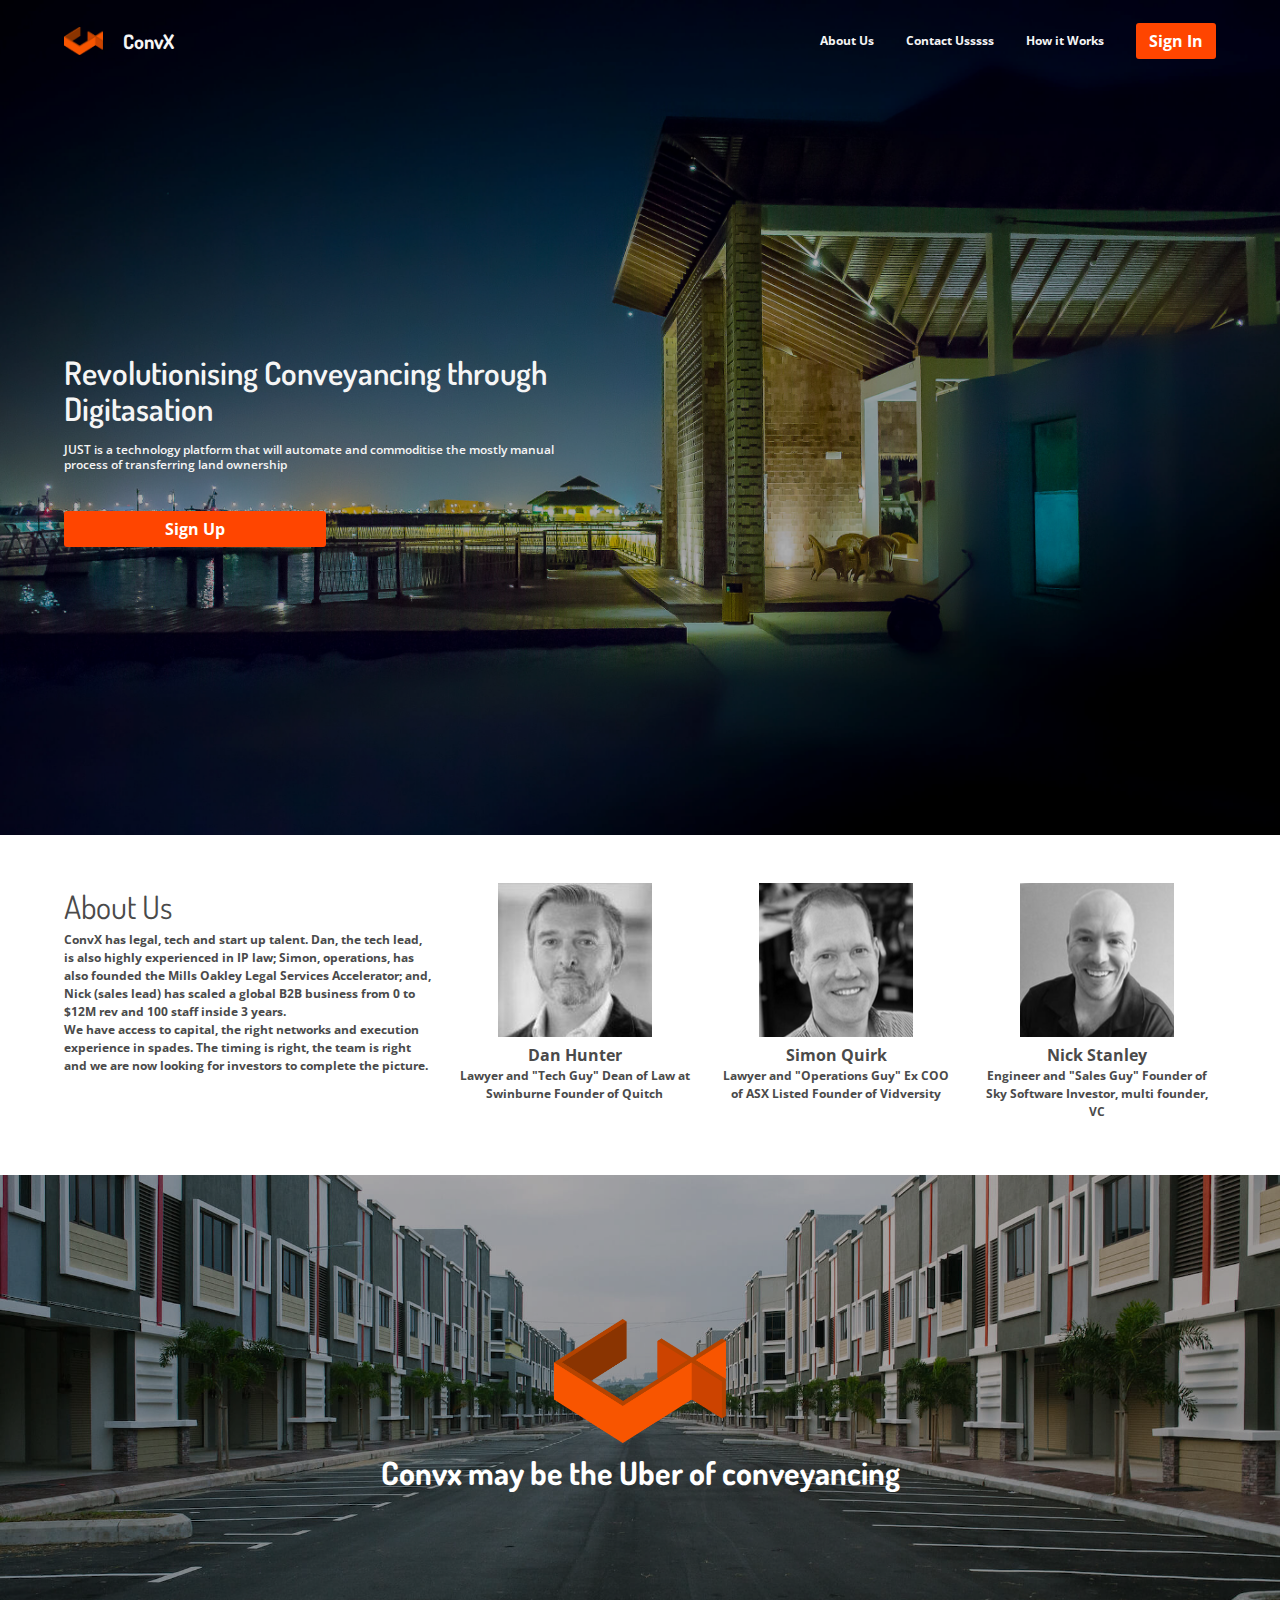
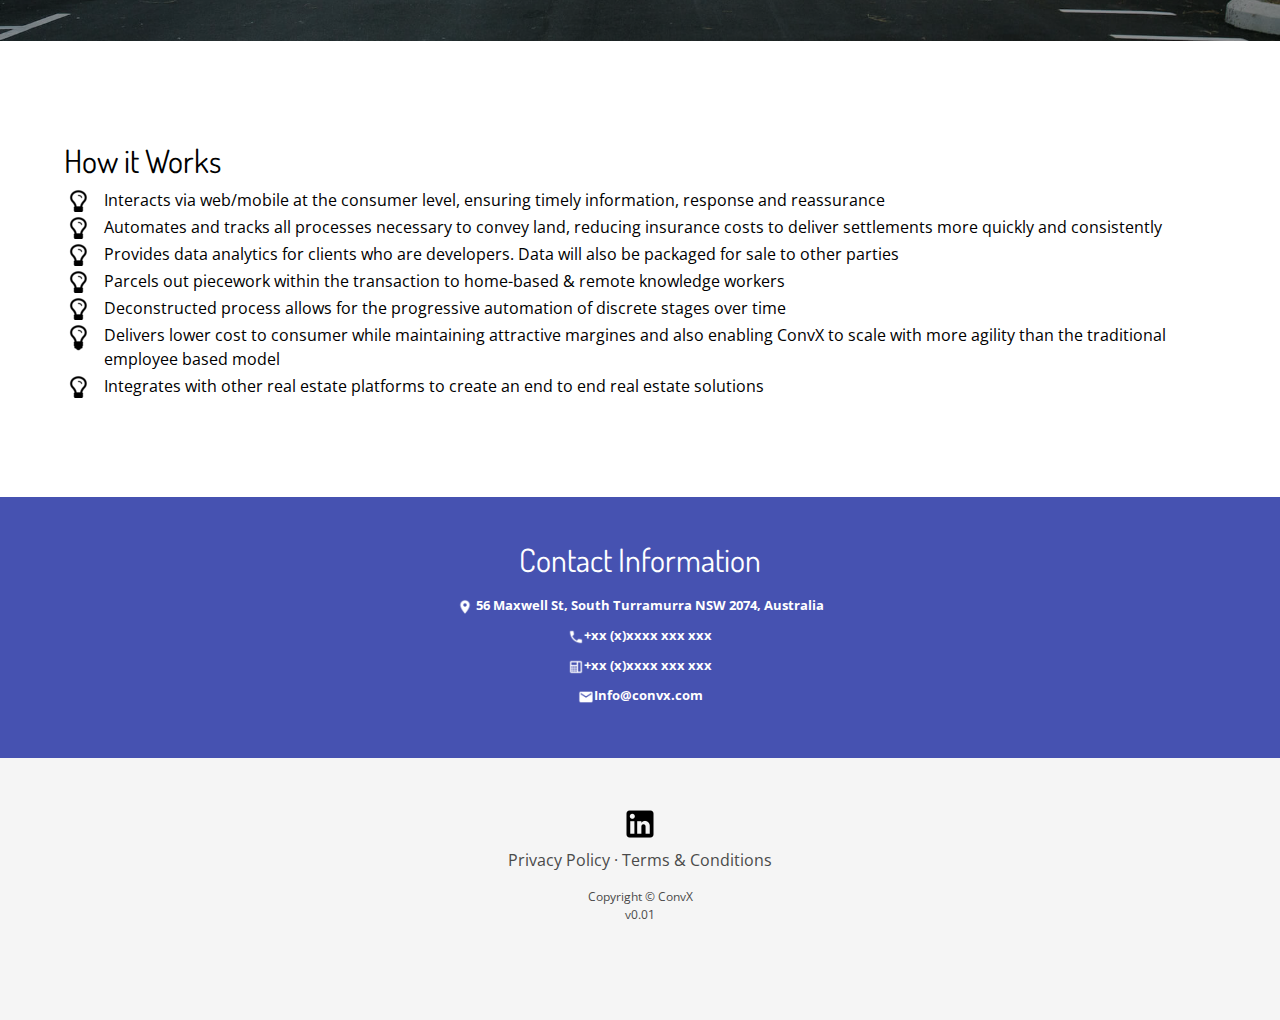
<file: index.html>
<!DOCTYPE html>
<html>
<head>
  <meta charset="utf-8">
  <meta http-equiv="X-UA-Compatible" content="IE=edge">
  <meta name="viewport" content="width=device-width, initial-scale=1">
  <title>Convx</title>
  <link rel="stylesheet" href="https://cdnjs.cloudflare.com/ajax/libs/font-awesome/4.7.0/css/font-awesome.min.css" integrity="sha256-eZrrJcwDc/3uDhsdt61sL2oOBY362qM3lon1gyExkL0=" crossorigin="anonymous" />
  <link href="https://fonts.googleapis.com/css?family=Open+Sans" rel="stylesheet">
 <!-- Bulma Version 0.6.2-->
    <!link rel="stylesheet" href="https://cdnjs.cloudflare.com/ajax/libs/bulma/0.6.2/css/bulma.min.css" integrity="sha256-2k1KVsNPRXxZOsXQ8aqcZ9GOOwmJTMoOB5o5Qp1d6/s=" crossorigin="anonymous" />
     <link rel="stylesheet" type="text/css" href="css/main.css">
</head>
<body>
  <section class="hero is-dark is-large">
    <div class="overlay">
    <!-- Hero head: will stick at the top -->
    <div class="hero-head">
      <header class="navbar">
        <div class="container">
          <div class="navbar-brand">
            <a class="navbar-item is-size-5">
              <img src="images/logo-cvx.png" alt="Logo">
              <strong>ConvX</strong>
            </a>
            <span class="navbar-burger burger" data-target="navbarMenuHeroC">
              <span></span>
              <span></span>
              <span></span>
            </span>
          </div>
          <div id="navbarMenuHeroC" class="navbar-menu has-text-weight-bold">
            <div class="navbar-end is-size-7">
              <a class="navbar-item">
                About Us
              </a>
              <a class="navbar-item">
                Contact Usssss
              </a>
              <a class="navbar-item">
                How it Works
              </a>
              <span class="navbar-item">
                <a class="button is-link">
                  <span>Sign In</span>
                </a>
              </span>
            </div>
          </div>
        </div>
      </header>
    </div>
    <!-- Hero content: will be in the middle -->
    <div class="hero-body">
      <div class="container has-text-left">
        <h1 class="title is-size-3">
          Revolutionising Conveyancing through Digitasation
        </h1>
        <h2 class="subtitle is-size-7 has-text-weight-bold">
          <strong>JUST is a technology platform that will automate and commoditise the mostly manual process of transferring land ownership</strong><br>
        </h2>
         <a class="button is-danger">
          <strong> Sign Up </strong>
        </a>
       </div>
      </div>
    <!-- Hero footer: will stick at the bottom -->
    </div>
  </section>

<section class="section about-us">
    <div class="container">
      <div class="columns">
        <div class="column is-4">
          <h1 class="textitle is-size-3">About Us</h1>
          <p class="sub is is-size-7 has-text-weight-bold">
              ConvX has legal, tech and start up talent. Dan, the tech lead, is also highly experienced in IP law; Simon,
              operations, has also founded the Mills Oakley Legal Services Accelerator; and, Nick (sales lead) has scaled a
              global B2B business from 0 to $12M rev and 100 staff inside 3 years.
          <br>
              We have access to capital, the right networks and execution experience in spades.
              The timing is right, the team is right and we are now looking for investors to complete the picture.
          </p>
        </div>
        <div class="column has-text-centered">
            <img src="images/img-dan.png" alt="portrait">
            <p><b>Dan Hunter</b></p>
            <p class="sub is-size-7 has-text-weight-bold">Lawyer and "Tech Guy" Dean of Law at Swinburne Founder of Quitch</p>
            <br>
        </div>
        <div class="column has-text-centered">
            <img src="images/img-simon.png" alt="portrait">
            <p><b>Simon Quirk</b></p>
            <p class="sub is-size-7 has-text-weight-bold">Lawyer and "Operations Guy" Ex COO of ASX Listed Founder of Vidversity</p>
            <br>
        </div>
        <div class="column has-text-centered">
            <img src="images/img-nick.png" alt="portrait">
            <br>
            <p><b>Nick Stanley</b></p>
            <p class="sub is-size-7 has-text-weight-bold">Engineer and "Sales Guy" Founder of Sky Software Investor, multi founder, VC</p>
        </div>
      </div>
    </div>
</section>

<section class="hero-quote is-medium">
  <div class="overlay">
      <div class="hero-body-quote">
          <div class="container has-text-centered">
              <img src="images/logo-cvx.png" alt="Logo">
            <h1 class="has-text-centered is-size-3">
                <b>Convx may be the Uber of conveyancing</b>
            </h1>
          </div>
      </div>
  </div>
</section>

<section class="hero-list is-medium">
        <div class="hero-body-list">
            <div class="container has-text-left">
                <h1 class="textitle is-size-3">
                    How it Works
                  </h1>
                <p class="is-size-7 has-text-weight-bold">
                    <ul>
                    <li>Interacts via web/mobile at the consumer level, ensuring timely information, response and reassurance</li>
                     <li>Automates and tracks all processes necessary to convey land, reducing insurance costs to deliver settlements more quickly and consistently</li>
                     <li>Provides data analytics for clients who are developers. Data will also be packaged for sale to other parties</li>
                     <li>Parcels out piecework within the transaction to home-based & remote knowledge workers</li>
                     <li>Deconstructed process allows for the progressive automation of discrete stages over time</li>
                     <li>Delivers lower cost to consumer while maintaining attractive margines and also enabling ConvX to scale with more agility than the traditional employee based model</li>
                     <li>Integrates with other real estate platforms to create an end to end real estate solutions</li>
                    </ul>
                  </p>
            </div>
          </div>
</section>

<section class="hero-contact is-info has-text-white">
  <div class="hero-body-contacts">
    <div class="container has-text-centered">
      <h1 class="textitle is-size-3">
        Contact Information<br>
      </h1>
      <p class="details has-text-weight-bold">
        <img src="images/map-marker.png" alt="mapmarker-icon" class="icon is-small"> 56 Maxwell St, South Turramurra NSW 2074, Australia <br>
        <img src="images/phone.png" alt="phone-icon" class="icon is-small" >+xx (x)xxxx xxx xxx <br>
        <img src="images/deskphone.png" alt="deskphone-icon" class="icon is-small" >+xx (x)xxxx xxx xxx <br>
        <img src="images/email.png" alt="e-mail-icon" class="icon is-small">Info@convx.com
      <p>
    </div>
  </div>
</section>

<section class"footer">
  <footer class="footer">
    <div class="container">
      <div class="content has-text-centered">
          <img src="images/linkedin-box.png" alt="portrait">
        <p>
          Privacy Policy · Terms & Conditions<br>
        </p>
        <p class="is-size-7">
          Copyright © ConvX<br>v0.01
        </p>
      </div>
    </div>
  </footer>
</section>

</body>
</html>
</file>
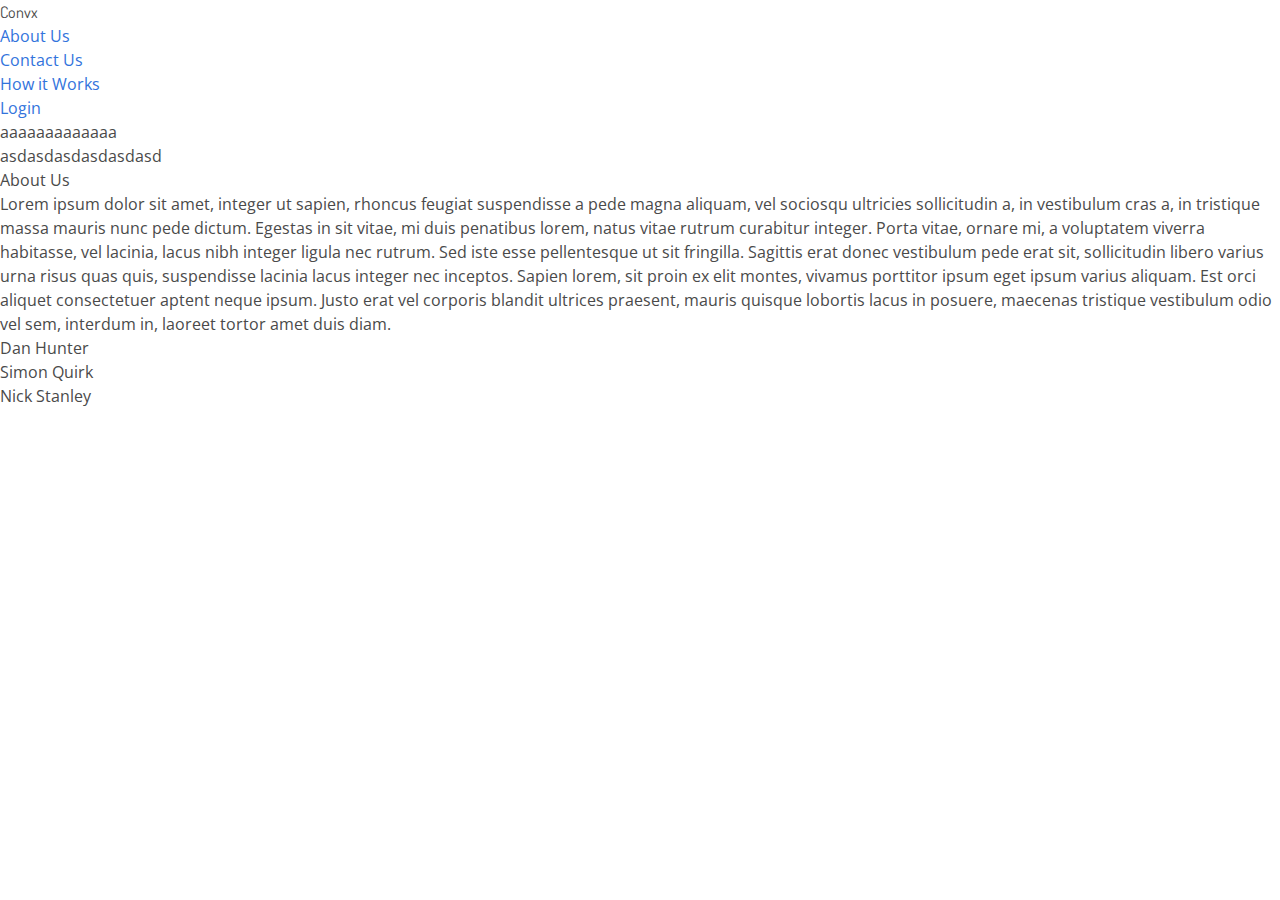
<file: index copy 2.html>
<!DOCTYPE html>
<html>
    <head>
        <meta charset="utf-8">
        <meta http-equiv="X-UA-Compatible" content="IE=edge">
        <meta name="viewport" content="width=device-width, initial-scale=1">
        <title>Title</title>
        <link rel="stylesheet" href="css/main.css">
      </head>
<body>
<section class="wrapper">
<div class="top">
  <h1>Convx</h1>
  <div class="navi">
    <!img src="images/banner-1.jpeg" style="width:100%">
    <nav>
      <ul>
        <li><a href="#">About Us</a></li>
        <li><a href="#">Contact Us</a></li>
        <li><a href="#">How it Works</a></li>
        <li><a href="#">Login</a></li>
      </ul>
    </nav>
  </div>
</div>

<h2> aaaaaaaaaaaaa </h2>
<p>asdasdasdasdasdasd</p>

<h2>About Us</h2>
<p>Lorem ipsum dolor sit amet, integer ut sapien, rhoncus feugiat suspendisse a pede magna aliquam,
  vel sociosqu ultricies sollicitudin a, in vestibulum cras a, in tristique massa mauris
  nunc pede dictum. Egestas in sit vitae, mi duis penatibus lorem, natus vitae
  rutrum curabitur integer. Porta vitae, ornare mi, a voluptatem viverra habitasse,
  vel lacinia, lacus nibh integer ligula nec rutrum. Sed iste esse pellentesque ut sit
  fringilla. Sagittis erat donec vestibulum pede erat sit, sollicitudin libero varius urna
  risus quas quis, suspendisse lacinia lacus integer nec inceptos. Sapien lorem, sit proin
  ex elit montes, vivamus porttitor ipsum eget ipsum varius aliquam. Est orci aliquet
  consectetuer aptent neque ipsum. Justo erat vel corporis blandit ultrices praesent,
  mauris quisque lobortis lacus in posuere, maecenas tristique vestibulum odio vel sem,
  interdum in, laoreet tortor amet duis diam.</p>

  <div class="flex-container">
      <div class="intro"><h3>Dan Hunter</h3></div>
      <div class="intro"><h3>Simon Quirk</h3></div>
      <div class="intro"><h3>Nick Stanley</h3></div>
  </div>
  
  
</section>
</body>
</html>
</file>
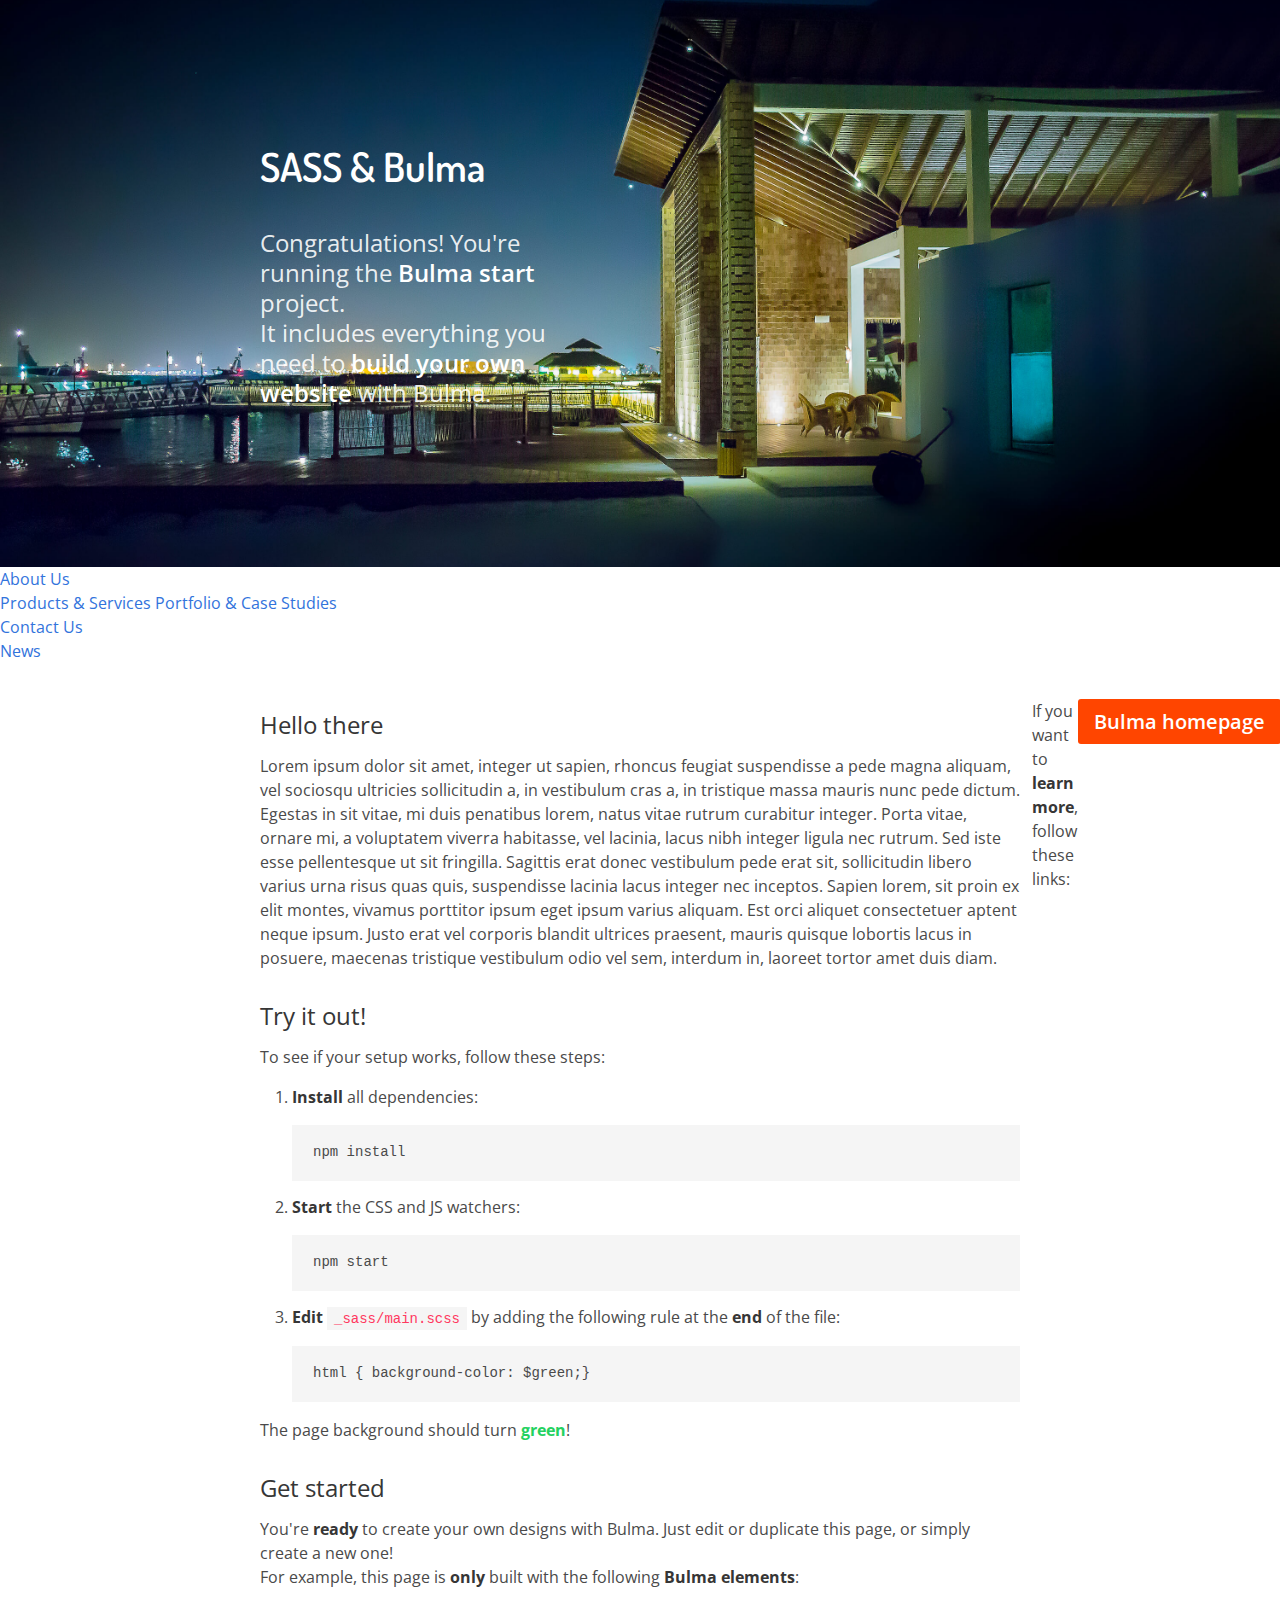
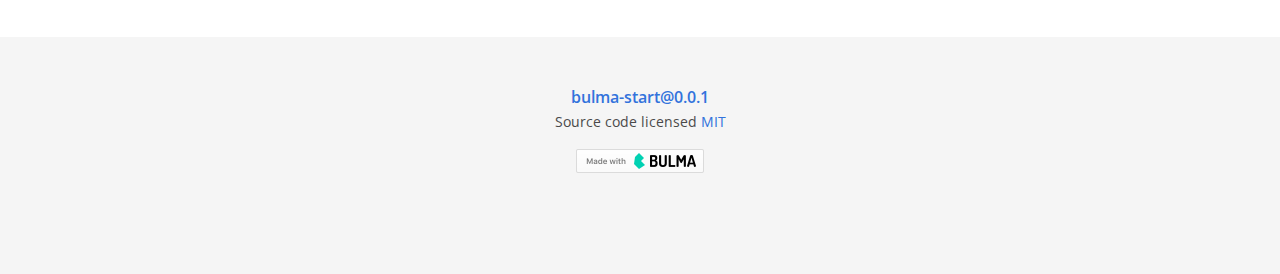
<file: index copy.html>
<!DOCTYPE html>
<html>
  <head>
    <meta charset="utf-8">
    <meta http-equiv="X-UA-Compatible" content="IE=edge">
    <meta name="viewport" content="width=device-width, initial-scale=1">
    <title>My first Bulma website</title>
    
    <link rel="stylesheet" href="css/main.css">
  </head>
  <body>
    
    <section class="hero is-medium is-primary">
      <div class="hero-body">
        <div class="container">
          <div class="columns">
            <div class="column is-8-desktop is-offset-2-desktop">
              <h1 class="title is-2 is-spaced">
                SASS & Bulma
              </h1>
              <h2 class="subtitle is-4">
                  Congratulations! You're running the <strong>Bulma start</strong> project.
                  <br>
                  It includes everything you need to <strong>build your own website</strong> with Bulma.
                </h2>
            </div>
          </div>
        </div>
      </div>
    </div>
    </section>
    <section class="nav">
      <div class= "containe">
              <div class="navbar">
                  <div class="text-center">
                      <div class="collapse navbar-collapse" id="navbar-ex-collapse">
         
                          <ul class="navbar-nav">
                              <li class="">
                                  <a id="dLabel" href="ttsite-105"  role="button" aria-expanded="false" class="droplink">
                                      About Us </a>
                              </li>
                              <li class="dropdown">
                                  <a href="#" class="dropdown-toggle droplink" id="dLabel" data-toggle="dropdown" role="button" aria-haspopup="true" aria-expanded="false">
                                      Products & Services
                                      <span class="caret"> </span>
                                  </a>
         
                                  <ul class="dropdown-menu">
                                      <li><a href="ttsite-111" class="">
                                          ToolTwist Designer</a></li> 
                                      <li><a href="ttsite-110" class="">
                                          ToolTwist CloudMall</a></li>
                                      <li><a href="ttsite-webdesign-july15-2" class="">
                                          ToolTwist Forums</a></li>
                                      <li><a href="ttsite-webdesign-july15-1" class="">
                                          UseMe.tv</a></li> 
                                      
                                  </ul>
                              </li>
         
                              <li class="dropdown">
                                  <a href="#" class="dropdown-toggle droplink" id="dLabel" data-toggle="dropdown" role="button" aria-haspopup="true" aria-expanded="false">
                                      Portfolio & Case Studies
                                      <span class="caret"> </span>
                                  </a>
         
                                  <ul class="dropdown-menu">
         
                                      <li><a href="ttsite-webdesign-july15-5" class="">
                                          Property</a></li>
                                      <li><a href="ttsite-webdesign-july15-6" class="">
                                          Education</a></li>
                                      <li><a href="ttsite-webdesign-july15-8" class="">
                                          eCommerce</a></li>
                                      <li><a href="ttsite-webdesign-july15-9" class="">
                                          Testimonials</a></li>
                                      
                                      
                                  </ul>
                              </li>
         
                              <li class="">
                                  <a id="dLabel" href="ttsite-104" role="button" aria-expanded="false" class="droplink">
                                      Contact Us </a>
                              </li>
                              <li class="">
                                  <a id="dLabel" href="https://www.facebook.com/tooltwist" role="button" target="_blank" aria-expanded="false" class="droplink">
                                      News </a>
                              </li>
         
                          </ul> 
         
              </div>
          </div>
      </div>
    </section>
    <section class="section">
      <div class="container">
        <div class="columns">
          <div class="column is-8-desktop is-offset-2-desktop">
              
              
            <div class="content">
              <h3>Hello there</h3>
              <p>
                Lorem ipsum dolor sit amet, integer ut sapien, rhoncus feugiat suspendisse a pede magna aliquam,
                vel sociosqu ultricies sollicitudin a, in vestibulum cras a, in tristique massa mauris
                nunc pede dictum. Egestas in sit vitae, mi duis penatibus lorem, natus vitae
                rutrum curabitur integer. Porta vitae, ornare mi, a voluptatem viverra habitasse,
                vel lacinia, lacus nibh integer ligula nec rutrum. Sed iste esse pellentesque ut sit
                fringilla. Sagittis erat donec vestibulum pede erat sit, sollicitudin libero varius urna
                risus quas quis, suspendisse lacinia lacus integer nec inceptos. Sapien lorem, sit proin
                ex elit montes, vivamus porttitor ipsum eget ipsum varius aliquam. Est orci aliquet
                consectetuer aptent neque ipsum. Justo erat vel corporis blandit ultrices praesent,
                mauris quisque lobortis lacus in posuere, maecenas tristique vestibulum odio vel sem,
                interdum in, laoreet tortor amet duis diam.
              </p>
              <h3>Try it out!</h3>
              <p>
                To see if your setup works, follow these steps:
              </p>
              <ol>
                <li>
                  <p>
                    <strong>Install</strong> all dependencies:
                    <br>
                    <pre><code>npm install</code></pre>
                  </p>
                </li>
                <li>
                  <p>
                    <strong>Start</strong> the CSS and JS watchers:
                    <br>
                    <pre><code>npm start</code></pre>
                  </p>
                </li>
                <li>
                  <p>
                    <strong>Edit</strong> <code>_sass/main.scss</code> by adding the following rule at the <strong>end</strong> of the file:
                    <br>
                    <pre><code>html { background-color: $green;}</code></pre>
                  </p>
                </li>
              </ol>
              <p>
                The page background should turn <strong class="has-text-success">green</strong>!
              </p>
              <h3>Get started</h3>
              <p>
                You're <strong>ready</strong> to create your own designs with Bulma. Just edit or duplicate this page, or simply create a new one!
                <br>
                For example, this page is <strong>only</strong> built with the following <strong>Bulma elements</strong>:
              </p>
            </div>


            
      </div> 

            <div class="content">
              <p>
                If you want to <strong>learn more</strong>, follow these links:
              </p>
            </div>
            <div class="field is-grouped">
              <p class="control">
                <a class="button is-medium is-primary" href="http://bulma.io">
                  <strong class="has-text-weight-semibold">Bulma homepage</strong>
                </a>
              </p>
              <p class="control">
                <a class="button is-medium is-link" href="http://bulma.io/documentation/overview/start/">
                  <strong class="has-text-weight-semibold">Documentation</strong>
                </a>
              </p>
            </div>
          </div>
        </div>
      </div>
    </section>
    <footer class="footer has-text-centered">
      <div class="container">
         <div class="columns">
          <div class="column is-8-desktop is-offset-2-desktop">
            <p>
              <strong class="has-text-weight-semibold">
                <a href="https://www.npmjs.com/package/bulma-start">bulma-start@0.0.1</a>
              </strong>
            </p>
            <p>
              <small>
                Source code licensed <a href="http://opensource.org/licenses/mit-license.php">MIT</a>
              </small>
            </p>
            <p style="margin-top: 1rem;">
              <a href="http://bulma.io">
                <img src="made-with-bulma.png" alt="Made with Bulma" width="128" height="24">
              </a>
            </p>
          </div>
        </div>
      </div>
    </footer>
    <script type="text/javascript" src="lib/main.js"></script>
  </body>
</html>
</file>
